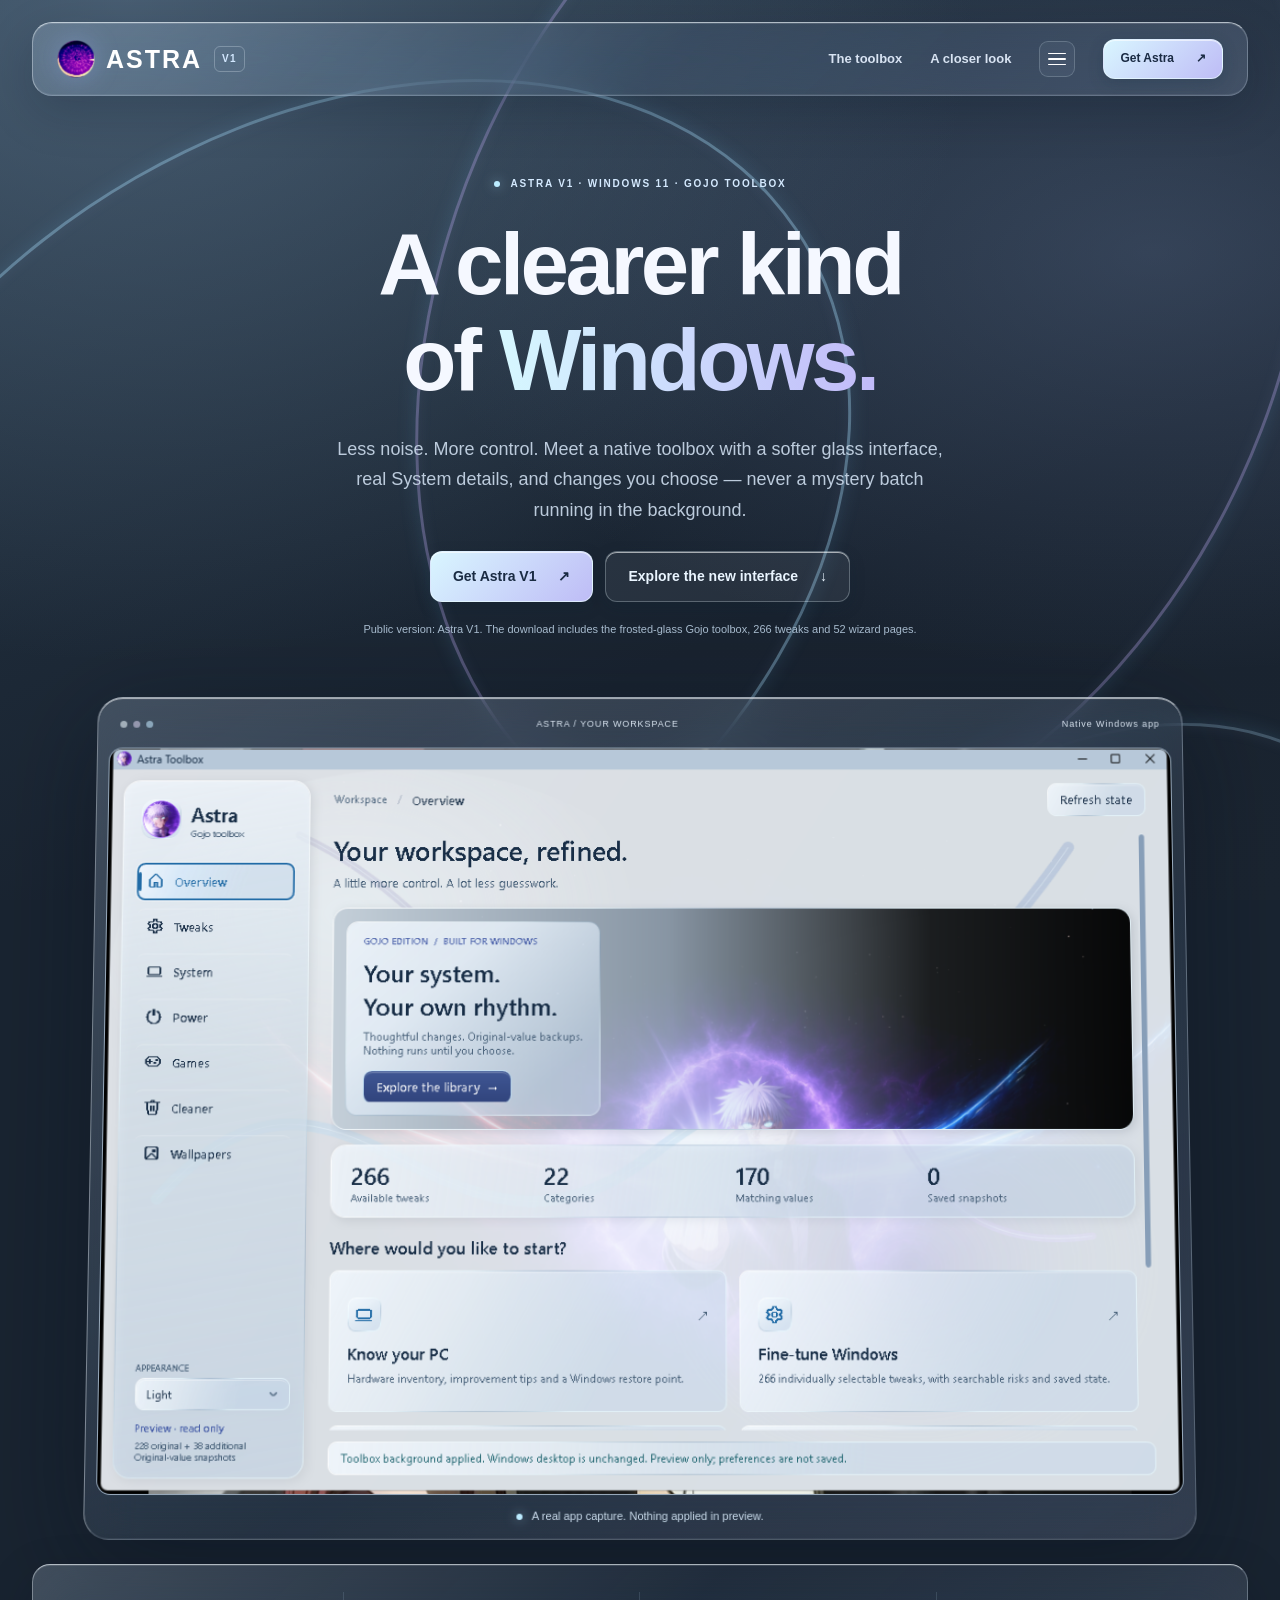
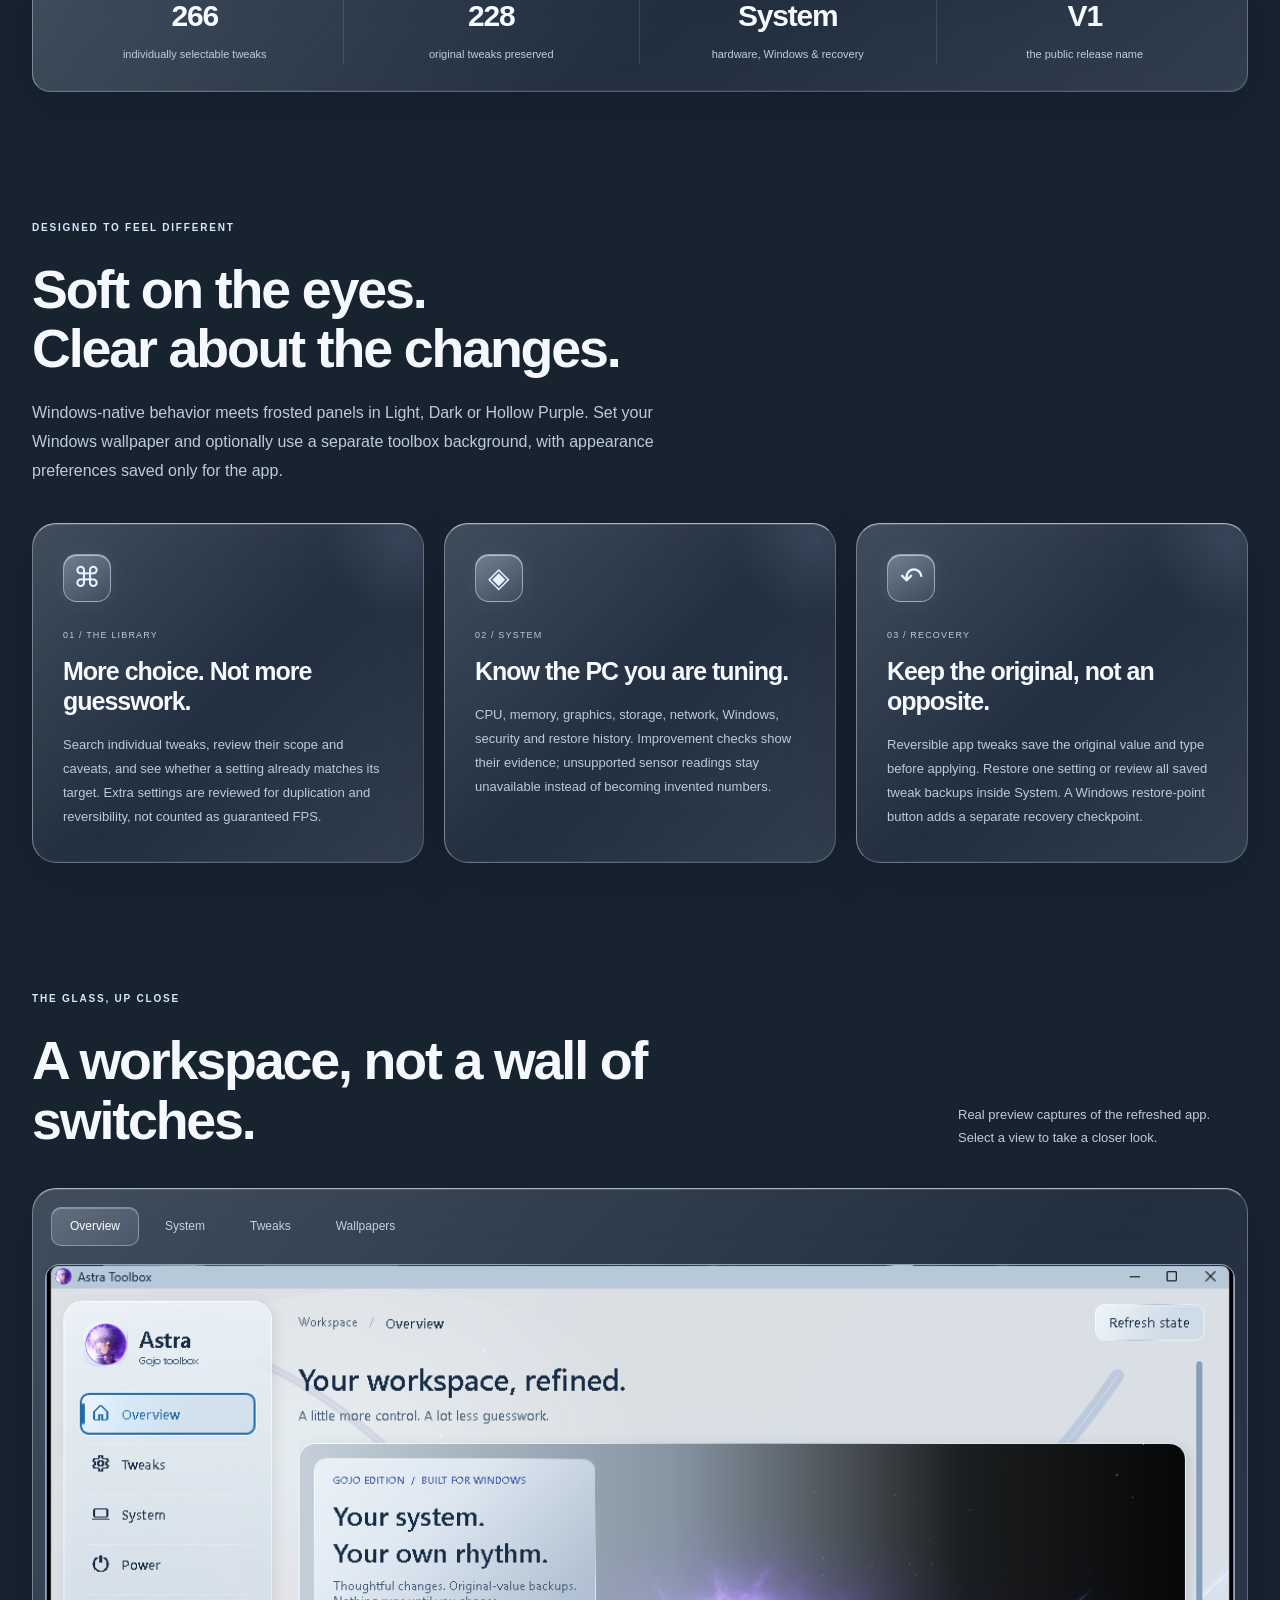
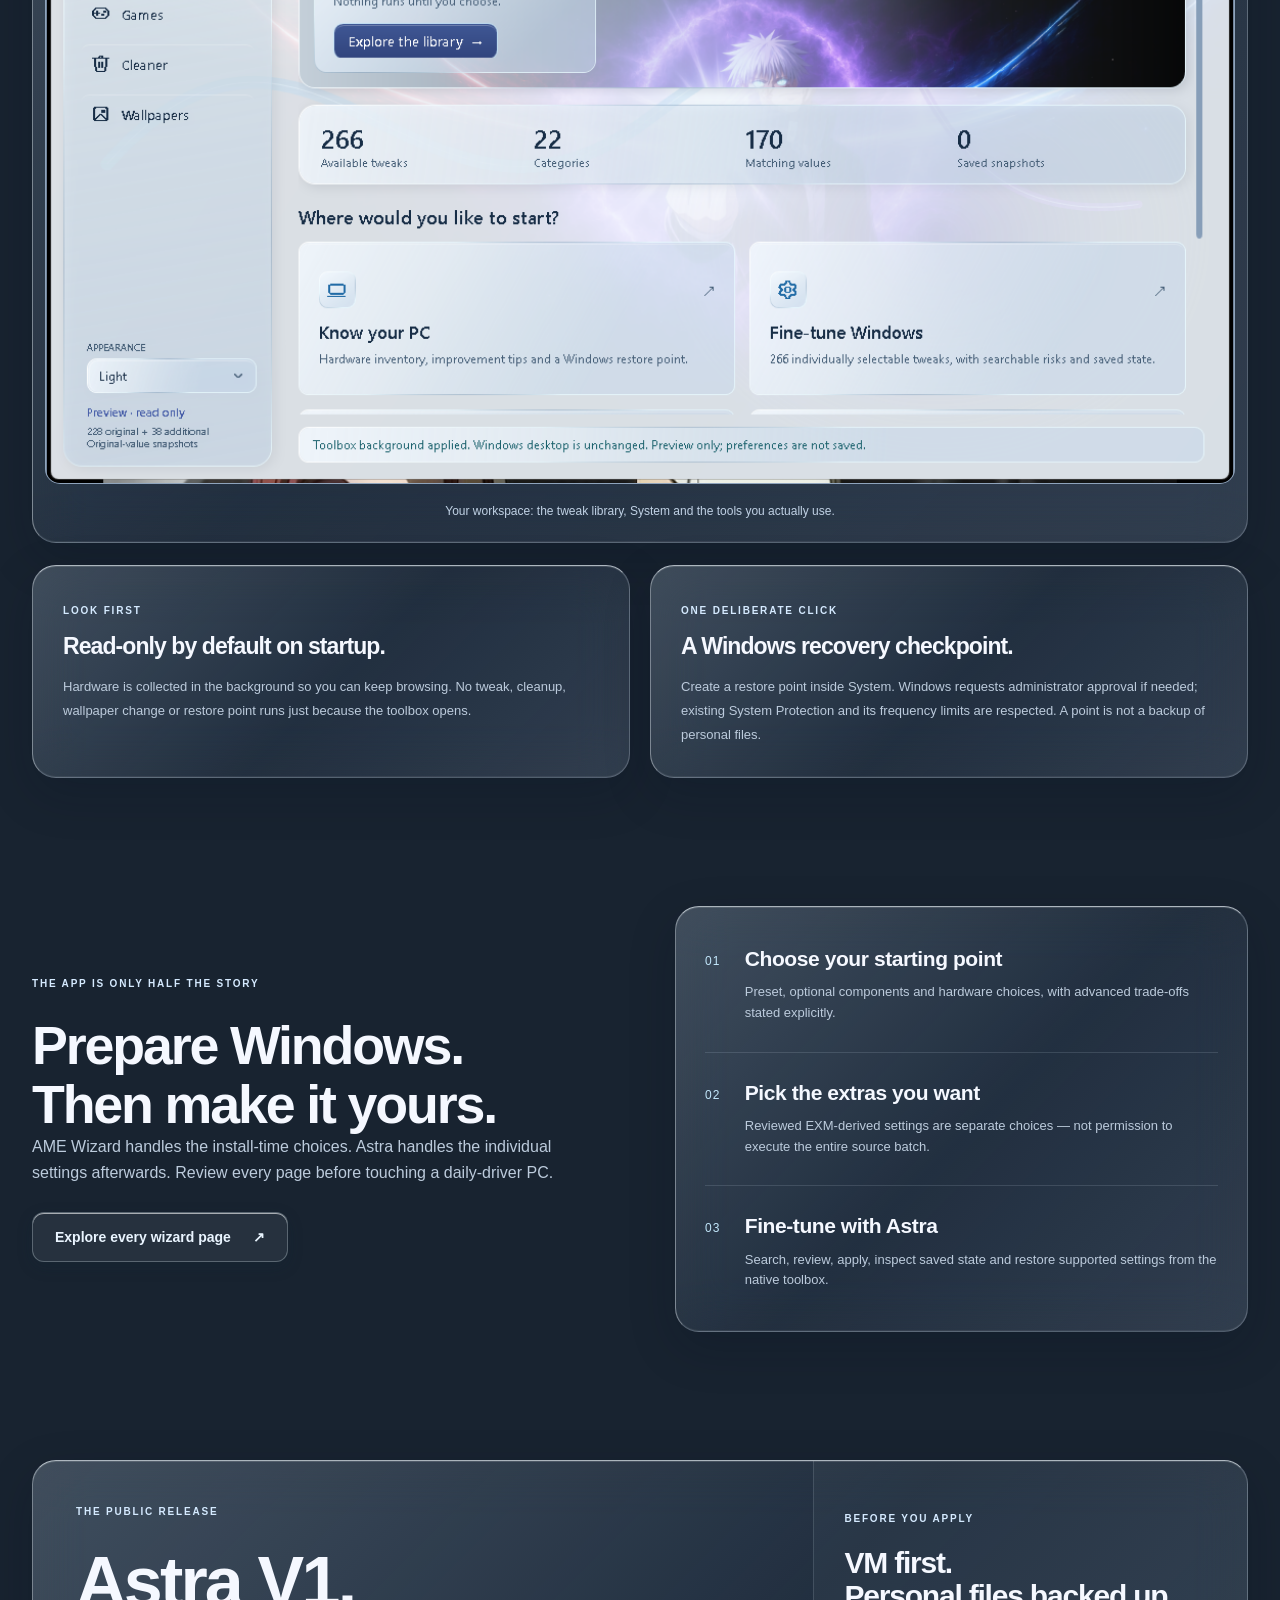
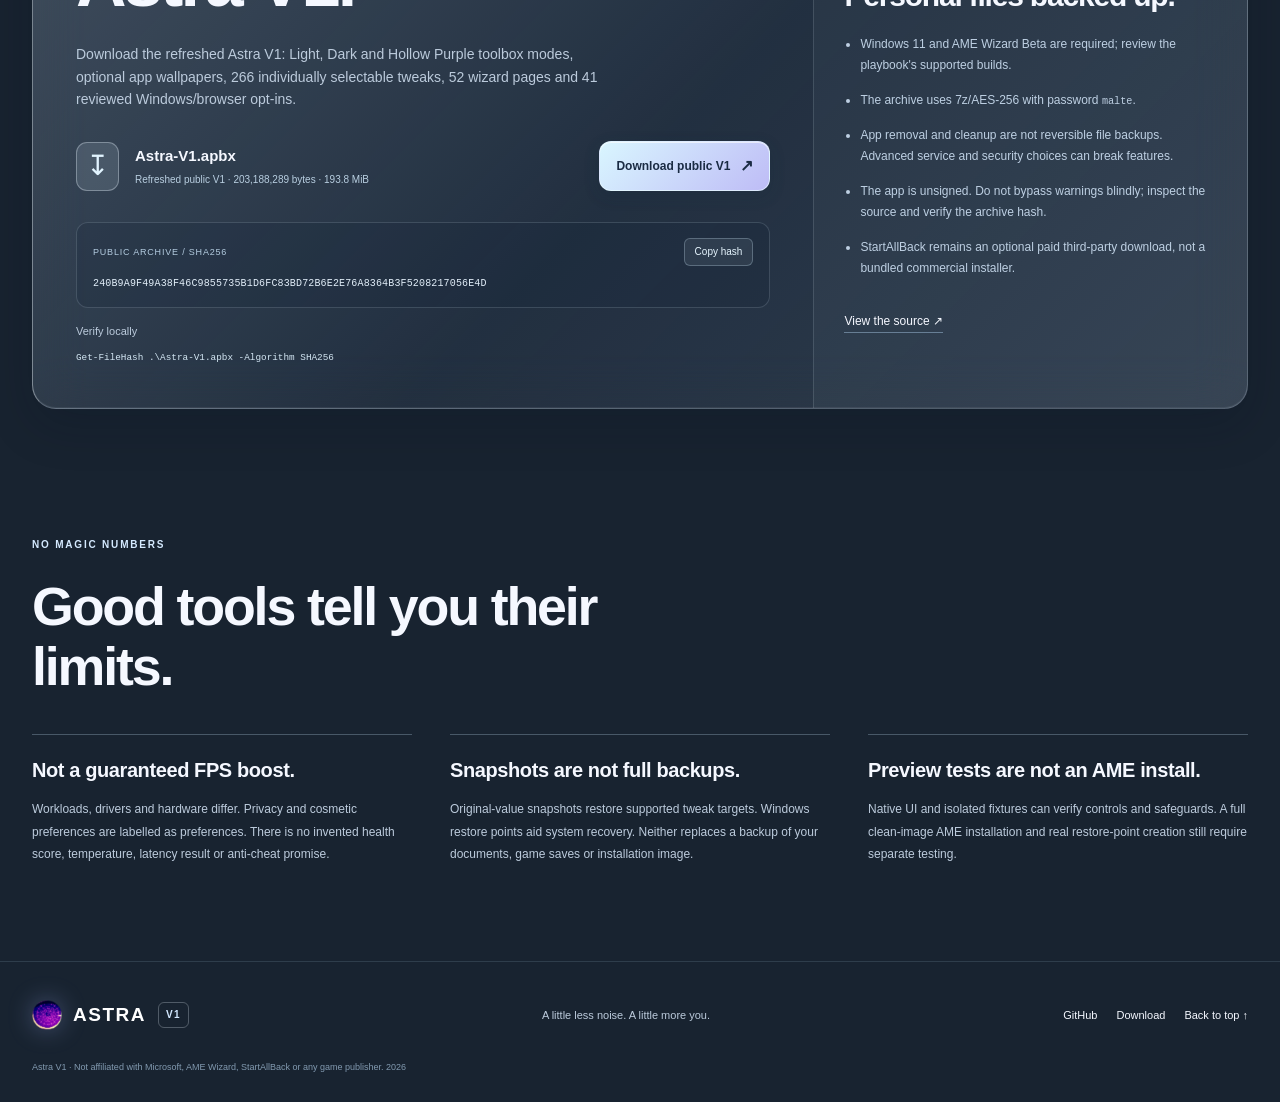
<file: docs/index.html>
<!doctype html>
<html lang="en">
<head>
  <meta charset="utf-8">
  <meta name="viewport" content="width=device-width, initial-scale=1">
  <title>Astra V1 — A clearer kind of Windows.</title>
  <meta name="description" content="Astra V1: a Windows 11 AME playbook and native Gojo toolbox with reviewed tweaks, original-value backups, detailed System information and a frosted-glass interface.">
  <meta name="theme-color" content="#182330">
  <meta property="og:type" content="website">
  <meta property="og:title" content="Astra V1 — A clearer kind of Windows.">
  <meta property="og:description" content="Your Windows. Your settings. A native glass toolbox, detailed System information and reviewed, individually selectable tweaks.">
  <link rel="icon" href="assets/gojo.ico" type="image/x-icon">
  <link rel="stylesheet" href="styles.css">
</head>
<body>
  <a class="skip-link" href="#main">Skip to content</a>
  <div class="ambient" aria-hidden="true"><i></i><i></i><i></i></div>
  <div id="site-view">
    <header class="site-header">
      <div class="wrap header-inner glass">
        <a class="brand" href="#top" aria-label="Astra V1 home"><img src="assets/astra-emblem.png" alt="" width="38" height="38"><span>ASTRA<span class="version">V1</span></span></a>
        <nav class="site-nav" aria-label="Main navigation">
          <a href="#app">The toolbox</a><a href="#inside">A closer look</a>
          <button class="nav-lines" id="open-playbook" type="button" aria-label="Open the playbook" title="Explore every wizard page"><span></span><span></span><span></span></button>
          <a class="button button-small" href="#download">Get Astra <span aria-hidden="true">↗</span></a>
        </nav>
      </div>
    </header>
    <main id="main">
      <section class="hero" id="top">
        <div class="wrap">
          <div class="hero-copy">
            <p class="eyebrow"><span class="status-dot"></span> ASTRA V1 · WINDOWS 11 · GOJO TOOLBOX</p>
            <h1>A clearer kind<br>of <span>Windows.</span></h1>
            <p class="lede">Less noise. More control. Meet a native toolbox with a softer glass interface, real System details, and changes you choose — never a mystery batch running in the background.</p>
            <div class="cta-row"><a class="button" href="#download">Get Astra V1 <span aria-hidden="true">↗</span></a><a class="button button-quiet" href="#inside">Explore the new interface <span aria-hidden="true">↓</span></a></div>
            <p class="micro">Public version: Astra V1. The download includes the frosted-glass Gojo toolbox, 266 tweaks and 52 wizard pages.</p>
          </div>
          <figure class="hero-window glass">
            <div class="window-label"><span><i></i><i></i><i></i></span><p>ASTRA / YOUR WORKSPACE</p><span class="window-tag">Native Windows app</span></div>
            <img src="assets/astra-glass-overview.png" width="1160" height="800" alt="Actual Astra Gojo toolbox preview showing its frosted-glass workspace, navigation and tweak library overview." fetchpriority="high">
            <figcaption><span class="status-dot"></span> A real app capture. Nothing applied in preview.</figcaption>
          </figure>
          <div class="stat-strip glass" aria-label="The refreshed toolbox at a glance">
            <div><strong data-tweak-count>266</strong><span>individually selectable tweaks</span></div><div><strong>228</strong><span>original tweaks preserved</span></div><div><strong>System</strong><span>hardware, Windows &amp; recovery</span></div><div><strong>V1</strong><span>the public release name</span></div>
          </div>
        </div>
      </section>
      <section class="section" id="app">
        <div class="wrap">
          <div class="section-head"><p class="eyebrow">DESIGNED TO FEEL DIFFERENT</p><h2>Soft on the eyes.<br>Clear about the changes.</h2><p>Windows-native behavior meets frosted panels in Light, Dark or Hollow Purple. Set your Windows wallpaper and optionally use a separate toolbox background, with appearance preferences saved only for the app.</p></div>
          <div class="feature-grid">
            <article class="glass feature"><span class="feature-symbol" aria-hidden="true">⌘</span><p class="feature-index">01 / THE LIBRARY</p><h3>More choice. Not more guesswork.</h3><p>Search individual tweaks, review their scope and caveats, and see whether a setting already matches its target. Extra settings are reviewed for duplication and reversibility, not counted as guaranteed FPS.</p></article>
            <article class="glass feature"><span class="feature-symbol" aria-hidden="true">◈</span><p class="feature-index">02 / SYSTEM</p><h3>Know the PC you are tuning.</h3><p>CPU, memory, graphics, storage, network, Windows, security and restore history. Improvement checks show their evidence; unsupported sensor readings stay unavailable instead of becoming invented numbers.</p></article>
            <article class="glass feature"><span class="feature-symbol" aria-hidden="true">↶</span><p class="feature-index">03 / RECOVERY</p><h3>Keep the original, not an opposite.</h3><p>Reversible app tweaks save the original value and type before applying. Restore one setting or review all saved tweak backups inside System. A Windows restore-point button adds a separate recovery checkpoint.</p></article>
          </div>
        </div>
      </section>
      <section class="section" id="inside">
        <div class="wrap">
          <div class="section-head section-head-row"><div><p class="eyebrow">THE GLASS, UP CLOSE</p><h2>A workspace, not a wall of switches.</h2></div><p>Real preview captures of the refreshed app. Select a view to take a closer look.</p></div>
          <div class="showcase glass">
            <div class="screen-tabs" role="tablist" aria-label="Toolbox screenshots">
              <button id="screen-overview" role="tab" aria-selected="true" aria-controls="screen-panel" tabindex="0" data-screen="overview">Overview</button>
              <button id="screen-system" role="tab" aria-selected="false" aria-controls="screen-panel" tabindex="-1" data-screen="system">System</button>
              <button id="screen-tweaks" role="tab" aria-selected="false" aria-controls="screen-panel" tabindex="-1" data-screen="tweaks">Tweaks</button>
              <button id="screen-wallpapers" role="tab" aria-selected="false" aria-controls="screen-panel" tabindex="-1" data-screen="wallpapers">Wallpapers</button>
            </div>
            <figure id="screen-panel" role="tabpanel" aria-labelledby="screen-overview" tabindex="0"><img id="screen-image" src="assets/astra-glass-overview.png" width="1160" height="800" alt="Astra toolbox Overview in non-mutating preview mode." loading="lazy"><figcaption id="screen-caption">Your workspace: the tweak library, System and the tools you actually use.</figcaption></figure>
          </div>
          <div class="detail-grid">
            <article class="glass detail"><span class="mini-label">LOOK FIRST</span><h3>Read-only by default on startup.</h3><p>Hardware is collected in the background so you can keep browsing. No tweak, cleanup, wallpaper change or restore point runs just because the toolbox opens.</p></article>
            <article class="glass detail"><span class="mini-label">ONE DELIBERATE CLICK</span><h3>A Windows recovery checkpoint.</h3><p>Create a restore point inside System. Windows requests administrator approval if needed; existing System Protection and its frequency limits are respected. A point is not a backup of personal files.</p></article>
          </div>
        </div>
      </section>
      <section class="section" id="playbook">
        <div class="wrap playbook-grid">
          <div class="section-head"><p class="eyebrow">THE APP IS ONLY HALF THE STORY</p><h2>Prepare Windows.<br>Then make it yours.</h2><p>AME Wizard handles the install-time choices. Astra handles the individual settings afterwards. Review every page before touching a daily-driver PC.</p><button class="button button-quiet" id="explore-pages" type="button">Explore every wizard page <span aria-hidden="true">↗</span></button></div>
          <div class="glass workflow"><div><span>01</span><section><h3>Choose your starting point</h3><p>Preset, optional components and hardware choices, with advanced trade-offs stated explicitly.</p></section></div><div><span>02</span><section><h3>Pick the extras you want</h3><p>Reviewed EXM-derived settings are separate choices — not permission to execute the entire source batch.</p></section></div><div><span>03</span><section><h3>Fine-tune with Astra</h3><p>Search, review, apply, inspect saved state and restore supported settings from the native toolbox.</p></section></div></div>
        </div>
      </section>
      <section class="section" id="download">
        <div class="wrap">
          <div class="download-card glass">
            <div class="download-main"><p class="eyebrow">THE PUBLIC RELEASE</p><h2>Astra V1.</h2><p class="download-lede">Download the refreshed Astra V1: Light, Dark and Hollow Purple toolbox modes, optional app wallpapers, 266 individually selectable tweaks, 52 wizard pages and 41 reviewed Windows/browser opt-ins.</p><div class="file-row"><div class="file-icon" aria-hidden="true">↧</div><div><strong>Astra-V1.apbx</strong><span>Refreshed public V1 · 203,188,289 bytes · 193.8 MiB</span></div><a class="button" href="https://github.com/Astra-playbook/AstraMax-Playbook/raw/refs/heads/main/Astra-V1.apbx">Download public V1 <span aria-hidden="true">↗</span></a></div><div class="sha-box"><div class="sha-head"><span>PUBLIC ARCHIVE / SHA256</span><button class="copy-btn" type="button" data-copy="240B9A9F49A38F46C9855735B1D6FC83BD72B6E2E76A8364B3F5208217056E4D">Copy hash</button></div><code>240B9A9F49A38F46C9855735B1D6FC83BD72B6E2E76A8364B3F5208217056E4D</code></div><p class="verify">Verify locally <code>Get-FileHash .\Astra-V1.apbx -Algorithm SHA256</code></p></div>
            <aside class="download-side"><span class="mini-label">BEFORE YOU APPLY</span><h3>VM first.<br>Personal files backed up.</h3><ul><li>Windows 11 and AME Wizard Beta are required; review the playbook's supported builds.</li><li>The archive uses 7z/AES-256 with password <code>malte</code>.</li><li>App removal and cleanup are not reversible file backups. Advanced service and security choices can break features.</li><li>The app is unsigned. Do not bypass warnings blindly; inspect the source and verify the archive hash.</li><li>StartAllBack remains an optional paid third-party download, not a bundled commercial installer.</li></ul><a class="text-link" href="https://github.com/Astra-playbook/AstraMax-Playbook">View the source <span aria-hidden="true">↗</span></a></aside>
          </div>
        </div>
      </section>
      <section class="section section-last" id="caveats"><div class="wrap"><div class="section-head"><p class="eyebrow">NO MAGIC NUMBERS</p><h2>Good tools tell you their limits.</h2></div><div class="caveat-grid"><article><h3>Not a guaranteed FPS boost.</h3><p>Workloads, drivers and hardware differ. Privacy and cosmetic preferences are labelled as preferences. There is no invented health score, temperature, latency result or anti-cheat promise.</p></article><article><h3>Snapshots are not full backups.</h3><p>Original-value snapshots restore supported tweak targets. Windows restore points aid system recovery. Neither replaces a backup of your documents, game saves or installation image.</p></article><article><h3>Preview tests are not an AME install.</h3><p>Native UI and isolated fixtures can verify controls and safeguards. A full clean-image AME installation and real restore-point creation still require separate testing.</p></article></div></div></section>
    </main>
    <footer class="site-footer"><div class="wrap footer-inner"><a class="brand" href="#top"><img src="assets/astra-emblem.png" alt="" width="30" height="30"><span>ASTRA<span class="version">V1</span></span></a><p>A little less noise. A little more you.</p><div><a href="https://github.com/Astra-playbook/AstraMax-Playbook">GitHub</a><a href="#download">Download</a><a href="#top">Back to top ↑</a></div></div><p class="fineprint wrap">Astra V1 · Not affiliated with Microsoft, AME Wizard, StartAllBack or any game publisher. <span id="year"></span></p></footer>
  </div>
  <section class="playbook-view" id="playbook-view" hidden aria-label="The Astra V1 playbook">
    <header class="pb-header"><div class="wrap pb-header-inner glass"><button class="pb-back" id="close-playbook" type="button"><span aria-hidden="true">←</span> Back to site</button><a class="brand" href="#" id="pb-home" aria-label="Astra V1"><img src="assets/astra-emblem.png" alt="" width="30" height="30"><span>ASTRA<span class="version">V1</span></span></a><a class="button button-small" href="https://github.com/Astra-playbook/AstraMax-Playbook/raw/refs/heads/main/Astra-V1.apbx">Public V1 download ↗</a></div></header>
    <div class="wrap pb-body"><div class="pb-intro"><p class="eyebrow">REVIEW BEFORE YOU RUN</p><h1>The playbook,<br><span>page by page.</span></h1><p class="pb-lede">The published Astra V1 configuration, in wizard order. This explorer is read-only: selecting nothing here changes your PC. All 52 pages match the downloadable archive.</p><div class="pb-search glass"><label for="page-search">Find a page</label><input id="page-search" type="search" placeholder="Search Windows, Chrome, privacy…" autocomplete="off"><span id="page-results" aria-live="polite"></span></div></div><div class="pb-pages" id="pb-pages"></div><p id="page-empty" hidden>No matching pages. Try another term or clear your search.</p><p class="pb-footnote">Astra V1 · This page list mirrors the published <code>playbook.conf</code>; it is not the running AME Wizard.</p></div>
  </section>
  <script src="app.js"></script>
</body>
</html>
</file>
<file: docs/styles.css>
:root{color-scheme:dark;--bg:#182330;--ink:#f5f8ff;--muted:#bccbdc;--line:rgba(226,240,255,.24);--ice:#b6e9ff;--violet:#b9adff;--glass:linear-gradient(135deg,rgba(220,239,255,.21),rgba(174,197,223,.08) 52%,rgba(212,228,255,.14));--radius:24px}
*{box-sizing:border-box}html{scroll-behavior:smooth;scroll-padding-top:110px}body{margin:0;background:var(--bg);color:var(--ink);font-family:"Segoe UI Variable","Segoe UI",Arial,sans-serif;font-size:16px;line-height:1.6;overflow-x:clip}body::before{content:"";position:fixed;inset:0;z-index:-2;background:radial-gradient(ellipse at 10% 0%,#66809988,transparent 52%),radial-gradient(ellipse at 90% 28%,#697da155,transparent 46%),linear-gradient(155deg,#263747,#18222f 65%,#1a2430)}[hidden]{display:none!important}a{color:inherit;text-decoration:none}button,input{font:inherit}button,a,input{touch-action:manipulation}button{cursor:pointer}button:disabled{cursor:default}img{display:block;max-width:100%;height:auto}h1,h2,h3,p,figure{margin:0}h1,h2,h3{line-height:1.1;letter-spacing:-.04em}h1{font-size:clamp(54px,6.8vw,100px);font-weight:600}h2{font-size:clamp(34px,4.2vw,58px);font-weight:550}h3{font-size:24px;font-weight:600}p{color:var(--muted)}code{font-family:Consolas,"Courier New",monospace;font-size:.85em}a:focus-visible,button:focus-visible,input:focus-visible,[tabindex]:focus-visible{outline:2px solid var(--ice);outline-offset:5px}.wrap{width:min(1220px,calc(100% - 64px));margin-inline:auto}.glass{background:var(--glass);border:1px solid var(--line);border-top-color:rgba(243,250,255,.65);border-left-color:rgba(243,250,255,.4);border-radius:var(--radius);box-shadow:inset 0 1px 0 #fff2,inset 0 -1px 0 #fff1,0 16px 48px #07101c33;backdrop-filter:blur(26px) saturate(120%);-webkit-backdrop-filter:blur(26px) saturate(120%)}
.ambient{position:fixed;inset:0;overflow:hidden;pointer-events:none;z-index:-1}.ambient i{position:absolute;width:90vw;height:65vw;border:3px solid #a8dfff60;border-radius:50%;transform:rotate(-34deg);left:-20vw;top:15vh;box-shadow:0 0 20px #79c8ff22,inset 0 0 16px #afbcff11}.ambient i:nth-child(2){left:35vw;top:-30vh;border-color:#c0b0fa55;transform:rotate(25deg);width:65vw;height:90vw}.ambient i:nth-child(3){left:58vw;top:75vh;width:50vw;height:70vw;border-color:#b2dfff44;transform:rotate(40deg)}
.skip-link{position:fixed;top:10px;left:10px;z-index:100;padding:12px 20px;background:#eff7ff;color:#122237;border-radius:10px;transform:translateY(-150%)}.skip-link:focus{transform:none}.site-header{position:absolute;inset:22px 0 auto;z-index:20}.header-inner{display:flex;align-items:center;justify-content:space-between;padding:16px 24px;border-radius:20px}.brand{display:inline-flex;align-items:center;gap:11px;color:#fff;flex-shrink:0}.brand img{object-fit:contain;filter:drop-shadow(0 0 12px #a2b4ff55)}.brand>span{display:flex;align-items:center;gap:12px;font-size:25px;font-weight:650;letter-spacing:.08em}.version{font-size:10px;letter-spacing:.12em;font-weight:600;padding:4px 7px;border:1px solid #ebf7ff44;border-radius:6px;color:#d3e8ff}.site-nav{display:flex;align-items:center;gap:28px;font-size:13px;font-weight:550;color:#d8e3f2}.site-nav>a:not(.button):hover{color:#fff}.nav-lines{display:grid;gap:4px;align-content:center;width:36px;height:36px;padding:8px;border:1px solid #e6f4ff33;border-radius:9px;background:#d8eaff0d;color:#fff}.nav-lines span{width:18px;height:1.5px;background:currentColor;border-radius:2px}.nav-lines:hover{background:#d8eaff22}.button{display:inline-flex;align-items:center;justify-content:center;gap:22px;padding:13px 22px;min-height:49px;border:1px solid #e8f9ffa6;border-radius:12px;background:linear-gradient(135deg,#d9f6ff,#bebcf6);box-shadow:inset 0 1px #fff9,0 5px 16px #10263733;color:#1a2b43;font-size:14px;font-weight:650;transition:background .2s,transform .2s,box-shadow .2s}.button:hover{transform:translateY(-2px);box-shadow:inset 0 1px #fff9,0 8px 24px #10263766}.button-quiet{color:#eaf5ff;background:#ddecff12;border-color:#e8f9ff44}.button-small{padding:9px 16px;min-height:40px;font-size:12px}.hero{padding:176px 0 0;position:relative}.hero-copy{max-width:760px;margin:auto;text-align:center}.eyebrow,.mini-label{font-size:10px;font-weight:650;letter-spacing:.18em;color:#d5eaff}.eyebrow{display:flex;align-items:center;gap:11px;margin-bottom:24px}.hero-copy .eyebrow{justify-content:center}.status-dot{display:inline-block;width:6px;height:6px;flex:0 0 auto;border-radius:50%;background:#bcecff;box-shadow:0 0 12px #ace4ff99}.hero h1 span,.pb-intro h1 span{color:#d2efff;background:linear-gradient(90deg,#d6f8ff,#c1baf9);background-clip:text;-webkit-background-clip:text;-webkit-text-fill-color:transparent}.lede{max-width:620px;margin:26px auto;font-size:18px;line-height:1.7}.cta-row{display:flex;justify-content:center;flex-wrap:wrap;gap:12px}.micro{max-width:560px;margin:18px auto 0;font-size:11px;line-height:1.7;color:#a8bccf}.hero-window{margin:58px auto 0;padding:11px 11px 0;max-width:1090px;border-radius:25px;background:linear-gradient(145deg,#daecff33,#a5bdd818 60%,#d2d9ff24);transform:perspective(1600px) rotateX(3deg);transform-origin:50% 20%;box-shadow:inset 0 1px #fff8,0 25px 100px #080f1b66}.window-label{display:flex;align-items:center;justify-content:space-between;padding:8px 11px 17px}.window-label>span:first-child{display:flex;gap:6px}.window-label i{width:7px;height:7px;border-radius:50%;background:#e1edf39c}.window-label i:nth-child(2){background:#d8d4ee8c}.window-label i:nth-child(3){background:#bbdef49c}.window-label p,.window-tag{font-size:9px;letter-spacing:.1em;color:#dae5f1}.hero-window img{border-radius:14px;border:1px solid #deeeff55;width:100%;background:#738699}.hero-window figcaption{display:flex;align-items:center;justify-content:center;gap:9px;font-size:11px;color:#c8d9e9;padding:12px}.stat-strip{display:grid;grid-template-columns:repeat(4,1fr);margin-top:38px;padding:27px 14px;border-radius:18px}.stat-strip>div{display:flex;flex-direction:column;gap:6px;align-items:center;padding:0 10px;border-right:1px solid #c9e7ff22;text-align:center}.stat-strip>div:last-child{border:0}.stat-strip strong{font-size:30px;font-weight:550;letter-spacing:-.04em}.stat-strip span{font-size:11px;color:#bccfe1}
.section{padding-top:128px}.section-head{max-width:680px;margin-bottom:38px}.section-head>p:last-child{margin-top:21px;font-size:16px;line-height:1.8}.feature-grid{display:grid;grid-template-columns:repeat(3,1fr);gap:20px}.feature{padding:30px;min-height:340px;position:relative;overflow:hidden}.feature::before{content:"";position:absolute;width:160px;height:160px;right:-60px;top:-65px;border-radius:50%;background:radial-gradient(circle,#bbdbff22,transparent 70%);pointer-events:none}.feature-symbol{display:flex;align-items:center;justify-content:center;width:48px;height:48px;border:1px solid #e4f4ff77;background:linear-gradient(150deg,#dfedff55,#d1c4ff11);box-shadow:inset 0 1px #fff8,0 0 20px #c5d1ff15;border-radius:14px;font-size:28px;color:#e3f5ff}.feature-index{margin-top:26px;font-size:9px;letter-spacing:.13em}.feature h3{margin:13px 0 17px;font-size:25px;line-height:1.2}.feature>p:last-child{font-size:13px;line-height:1.85}.section-head-row{max-width:none;display:flex;align-items:end;justify-content:space-between;gap:30px}.section-head-row>div{max-width:660px}.section-head-row>p{max-width:290px!important;font-size:13px!important;margin:0!important}.showcase{padding:12px;overflow:hidden}.screen-tabs{display:flex;gap:7px;padding:6px 6px 18px}.screen-tabs button{border:1px solid transparent;border-radius:10px;background:transparent;color:#c1d2e5;font-size:12px;padding:9px 18px}.screen-tabs button[aria-selected=true]{background:linear-gradient(145deg,#e9f4ff33,#ccd9ff1c);color:#fff;border-color:#eaf4ff55;box-shadow:inset 0 1px #fff4}.screen-tabs button:hover{background:#e9f4ff17}.showcase figure img{width:100%;max-height:820px;object-fit:contain;border-radius:15px;border:1px solid #cce4ff55;background:#71849a}.showcase figcaption{padding:18px 9px 9px;text-align:center;color:#c1d2e5;font-size:12px}.detail-grid{display:grid;grid-template-columns:1fr 1fr;gap:20px;margin-top:22px}.detail{padding:30px}.detail h3{margin:12px 0 16px;font-size:23px}.detail p{font-size:13px;line-height:1.85}.playbook-grid{display:grid;grid-template-columns:1fr 1fr;align-items:center;gap:70px}.playbook-grid .section-head{margin:0}.playbook-grid .button{margin-top:26px}.workflow{padding:12px 29px}.workflow>div{display:flex;gap:24px;align-items:start;padding:28px 0;border-bottom:1px solid #e0edff22}.workflow>div:last-child{border:0}.workflow>div>span{font-size:12px;letter-spacing:.1em;padding-top:5px;color:#c3e8fc}.workflow h3{font-size:21px;letter-spacing:-.02em}.workflow p{font-size:13px;margin-top:12px}
.download-card{display:grid;grid-template-columns:1.8fr 1fr;overflow:hidden}.download-main{padding:43px}.download-main h2{font-size:70px}.download-lede{font-size:14px;margin-top:22px;max-width:550px}.file-row{display:flex;gap:16px;align-items:center;flex-wrap:wrap;margin:31px 0}.file-icon{display:flex;align-items:center;justify-content:center;width:43px;height:49px;border-radius:11px;background:#dbeeff22;border:1px solid #edf7ff55;font-size:28px;color:#e2f4ff}.file-row>div:nth-child(2){flex:1;min-width:170px}.file-row strong{display:block;font-size:15px}.file-row span{display:block;font-size:10px;color:#b9cfe1;margin-top:4px}.file-row .button{gap:10px;font-size:12px;padding:11px 16px}.file-row .button span{color:inherit;font-size:16px;margin:0}.sha-box{padding:15px 16px;background:#12213530;border:1px solid #dbeeff27;border-radius:12px}.sha-head{display:flex;align-items:center;justify-content:space-between;gap:10px;margin-bottom:10px;font-size:9px;letter-spacing:.09em;color:#b4cce0}.copy-btn{padding:5px 10px;border-radius:6px;border:1px solid #d7efff44;background:#e3f1ff14;color:#e7f6ff;font-size:10px}.copy-btn.copied{color:#bef3dc;border-color:#bef3dc66}.sha-box>code{display:block;overflow-wrap:anywhere;color:#e2eef9;font-size:10px;letter-spacing:.015em}.verify{display:flex;gap:10px;flex-direction:column;font-size:11px;margin-top:15px}.verify code{color:#d5e8f5}.download-side{padding:43px 30px;background:#e1efff09;border-left:1px solid #e9f5ff22}.download-side h3{font-size:30px;margin-top:16px}.download-side ul{padding-left:16px;margin:22px 0 27px}.download-side li{font-size:12px;color:#bed0e3;margin-top:13px;line-height:1.8}.text-link{font-size:12px;border-bottom:1px solid #bcdfff66;padding-bottom:4px}.caveat-grid{display:grid;grid-template-columns:repeat(3,1fr);gap:38px}.caveat-grid article{padding-top:24px;border-top:1px solid #cfebff44}.caveat-grid h3{font-size:20px;letter-spacing:-.02em}.caveat-grid p{font-size:12px;margin-top:17px;line-height:1.9}.section-last{padding-bottom:95px}.site-footer{border-top:1px solid #c4e3ff22;padding:38px 0 28px}.footer-inner{display:flex;align-items:center;justify-content:space-between;gap:25px}.footer-inner .brand>span{font-size:19px}.footer-inner p{font-size:11px}.footer-inner>div{display:flex;gap:19px;font-size:11px}.fineprint{font-size:9px;color:#829ab0;margin-top:29px}
.pb-header{padding-top:22px}.pb-header-inner{display:flex;align-items:center;justify-content:space-between;gap:12px;padding:17px 24px}.pb-back{display:flex;gap:11px;align-items:center;background:transparent;border:0;color:#e2f1ff;font-size:12px;padding:6px 0}.pb-header .brand>span{font-size:21px}.pb-body{padding:66px 0 80px}.pb-intro{max-width:750px;margin-bottom:55px}.pb-intro h1{font-size:clamp(44px,6vw,78px)}.pb-lede{margin-top:22px;font-size:15px;line-height:1.85;max-width:650px}.pb-search{display:flex;align-items:center;gap:14px;padding:10px 17px;margin-top:27px;border-radius:13px}.pb-search label{font-size:11px;white-space:nowrap}.pb-search input{min-width:0;flex:1;padding:9px 0;border:0;color:#eef7ff;background:transparent;font-size:13px;outline-offset:0;border-radius:4px}.pb-search input::placeholder{color:#c5d4e5}.pb-search span{font-size:10px;white-space:nowrap;color:#c3d8e9}.pb-group{margin-bottom:44px}.pb-group-head{display:flex;align-items:center;justify-content:space-between;margin-bottom:19px;padding-bottom:15px;border-bottom:1px solid #c3e6ff33}.pb-group-head h2{font-size:25px;letter-spacing:-.02em}.pb-group-head>span{font-size:11px;color:#b2c8dc;letter-spacing:.1em}.pb-cards{display:grid;grid-template-columns:repeat(2,minmax(0,1fr));gap:17px}.pb-card{padding:26px;background:var(--glass);border:1px solid var(--line);border-top-color:#f2fbff66;border-radius:20px;box-shadow:inset 0 1px #fff2;backdrop-filter:blur(18px);-webkit-backdrop-filter:blur(18px)}.pb-card-head{display:flex;gap:15px;align-items:center}.pb-num{color:#b2d9f2;background:#d9edff12;border:1px solid #cbeaff44;padding:6px 8px;border-radius:8px;font-size:10px}.pb-card h3{font-size:21px;letter-spacing:-.02em}.pb-card p{font-size:12px;margin-top:19px;line-height:1.85}.pb-options{list-style:none;padding:0;margin:19px 0 0;border-top:1px solid #e5f1ff22}.pb-options li{font-size:11px;color:#d0e3f3;line-height:1.8;padding:9px 0 0 20px;position:relative}.pb-options li::before{content:"";position:absolute;left:0;top:15px;width:9px;height:9px;border:1px solid #d6eaff66;border-radius:3px;background:#d6eaff0d}.pb-footnote,#page-empty{font-size:12px;color:#bed2e2}.pb-footnote{padding-top:25px;border-top:1px solid #d5e9ff33}
.snap-layer{position:fixed;inset:0;z-index:90;overflow:hidden;pointer-events:none}.snap-layer i{position:absolute;width:var(--s);height:var(--s);background:var(--c);border-radius:50%;animation:snap-dust var(--d) ease-out var(--delay) forwards;opacity:0}@keyframes snap-dust{0%{opacity:.7;transform:translate(0,0) scale(1)}100%{opacity:0;transform:translate(var(--dx),var(--dy)) scale(.1)}}.snap-target{animation:snap-out var(--dur,.7s) ease-in var(--delay,0s) forwards}@keyframes snap-out{to{opacity:0;filter:blur(5px);transform:translateY(-16px)}}.snap-material{animation:snap-in .7s ease-out var(--delay,0s) backwards}@keyframes snap-in{from{opacity:0;filter:blur(4px);transform:translateY(18px)}to{opacity:1;filter:blur(0);transform:none}}
@media(min-width:1500px){.hero{padding-top:190px}}@media(max-width:1000px){.wrap{width:calc(100% - 44px)}.feature-grid{gap:14px}.feature{padding:24px}.feature h3{font-size:22px}.playbook-grid{gap:35px}.download-main{padding:32px}.download-side{padding:32px 24px}.section-head-row{display:block}.section-head-row>p{margin-top:20px!important;max-width:520px!important}.file-row .button{width:100%}.site-nav{gap:20px}.hero h1{font-size:80px}}
@media(max-width:760px){.wrap{width:calc(100% - 30px)}.header-inner{padding:13px 16px}.site-header{top:15px}.brand>span{font-size:21px;gap:7px}.brand img{width:29px;height:29px}.site-nav{gap:13px}.site-nav>a:not(.button){display:none}.site-nav .button{padding:9px 12px;font-size:11px;gap:9px}.hero{padding-top:142px}.hero h1{font-size:clamp(48px,11vw,78px)}.hero-copy .eyebrow{font-size:8px;letter-spacing:.13em}.lede{font-size:15px;margin:21px auto}.cta-row .button{font-size:12px;padding:12px 17px;gap:12px}.micro{font-size:10px;padding-inline:10px}.hero-window{margin-top:36px;transform:none;padding:7px 7px 0;border-radius:17px}.window-label{padding:6px 5px 12px}.window-label p{font-size:8px}.window-tag{display:none}.hero-window figcaption{font-size:9px;padding:10px 2px}.stat-strip{grid-template-columns:repeat(2,1fr);gap:23px;padding:23px 8px;margin-top:22px}.stat-strip>div:nth-child(2){border:0}.stat-strip strong{font-size:26px}.stat-strip span{font-size:9px}.section{padding-top:83px}.feature-grid,.detail-grid,.playbook-grid,.caveat-grid{grid-template-columns:1fr}.feature{min-height:0;padding:27px}.feature h3{font-size:25px}.feature-symbol{width:43px;height:43px}.feature-index{margin-top:20px}.section-head{margin-bottom:27px}.section-head>p:last-child{font-size:14px}.screen-tabs{gap:2px;padding:3px 0 12px;justify-content:space-between}.screen-tabs button{font-size:11px;padding:8px 11px}.showcase{padding:7px}.showcase figcaption{font-size:10px;padding:14px 6px 7px}.detail-grid{gap:15px}.detail{padding:27px}.playbook-grid{gap:30px}.workflow{padding:8px 23px}.workflow>div{padding:24px 0}.download-card{grid-template-columns:1fr}.download-main{padding:28px 24px}.download-main h2{font-size:57px}.download-side{padding:28px 24px;border-left:0;border-top:1px solid #e9f5ff33}.download-lede{font-size:13px}.file-row{gap:13px}.file-row>div:nth-child(2){min-width:140px}.sha-box>code{font-size:10px}.caveat-grid{gap:27px}.section-last{padding-bottom:63px}.footer-inner{flex-wrap:wrap;gap:22px}.footer-inner>div{width:100%}.footer-inner p{margin-left:auto;font-size:10px;max-width:150px}.fineprint{font-size:9px;line-height:1.8}.pb-header{padding-top:15px}.pb-header-inner{padding:13px 15px}.pb-header .brand{display:none}.pb-header .button{font-size:10px;gap:7px;padding:9px 10px}.pb-back{font-size:11px}.pb-body{padding-top:45px}.pb-intro{margin-bottom:37px}.pb-lede{font-size:13px}.pb-search{gap:10px;padding:8px 12px;flex-wrap:wrap}.pb-search input{font-size:12px}.pb-search label{font-size:10px}.pb-search span{font-size:9px}.pb-cards{grid-template-columns:1fr}.pb-group-head h2{font-size:21px}.pb-card{padding:23px}.pb-card h3{font-size:20px}.pb-card p{font-size:12px}.pb-options li{font-size:11px}.pb-footnote{font-size:10px}.section-head h2{font-size:36px}}
@media(prefers-reduced-motion:reduce){html{scroll-behavior:auto}*,*::before,*::after{animation:none!important;transition:none!important}.hero-window{transform:none}.snap-layer{display:none}}
@media(prefers-reduced-transparency:reduce){.glass,.pb-card{background:#344859;backdrop-filter:none;-webkit-backdrop-filter:none}.ambient{display:none}}
@supports not ((backdrop-filter:blur(1px)) or (-webkit-backdrop-filter:blur(1px))){.glass,.pb-card{background:#344859}}
</file>
